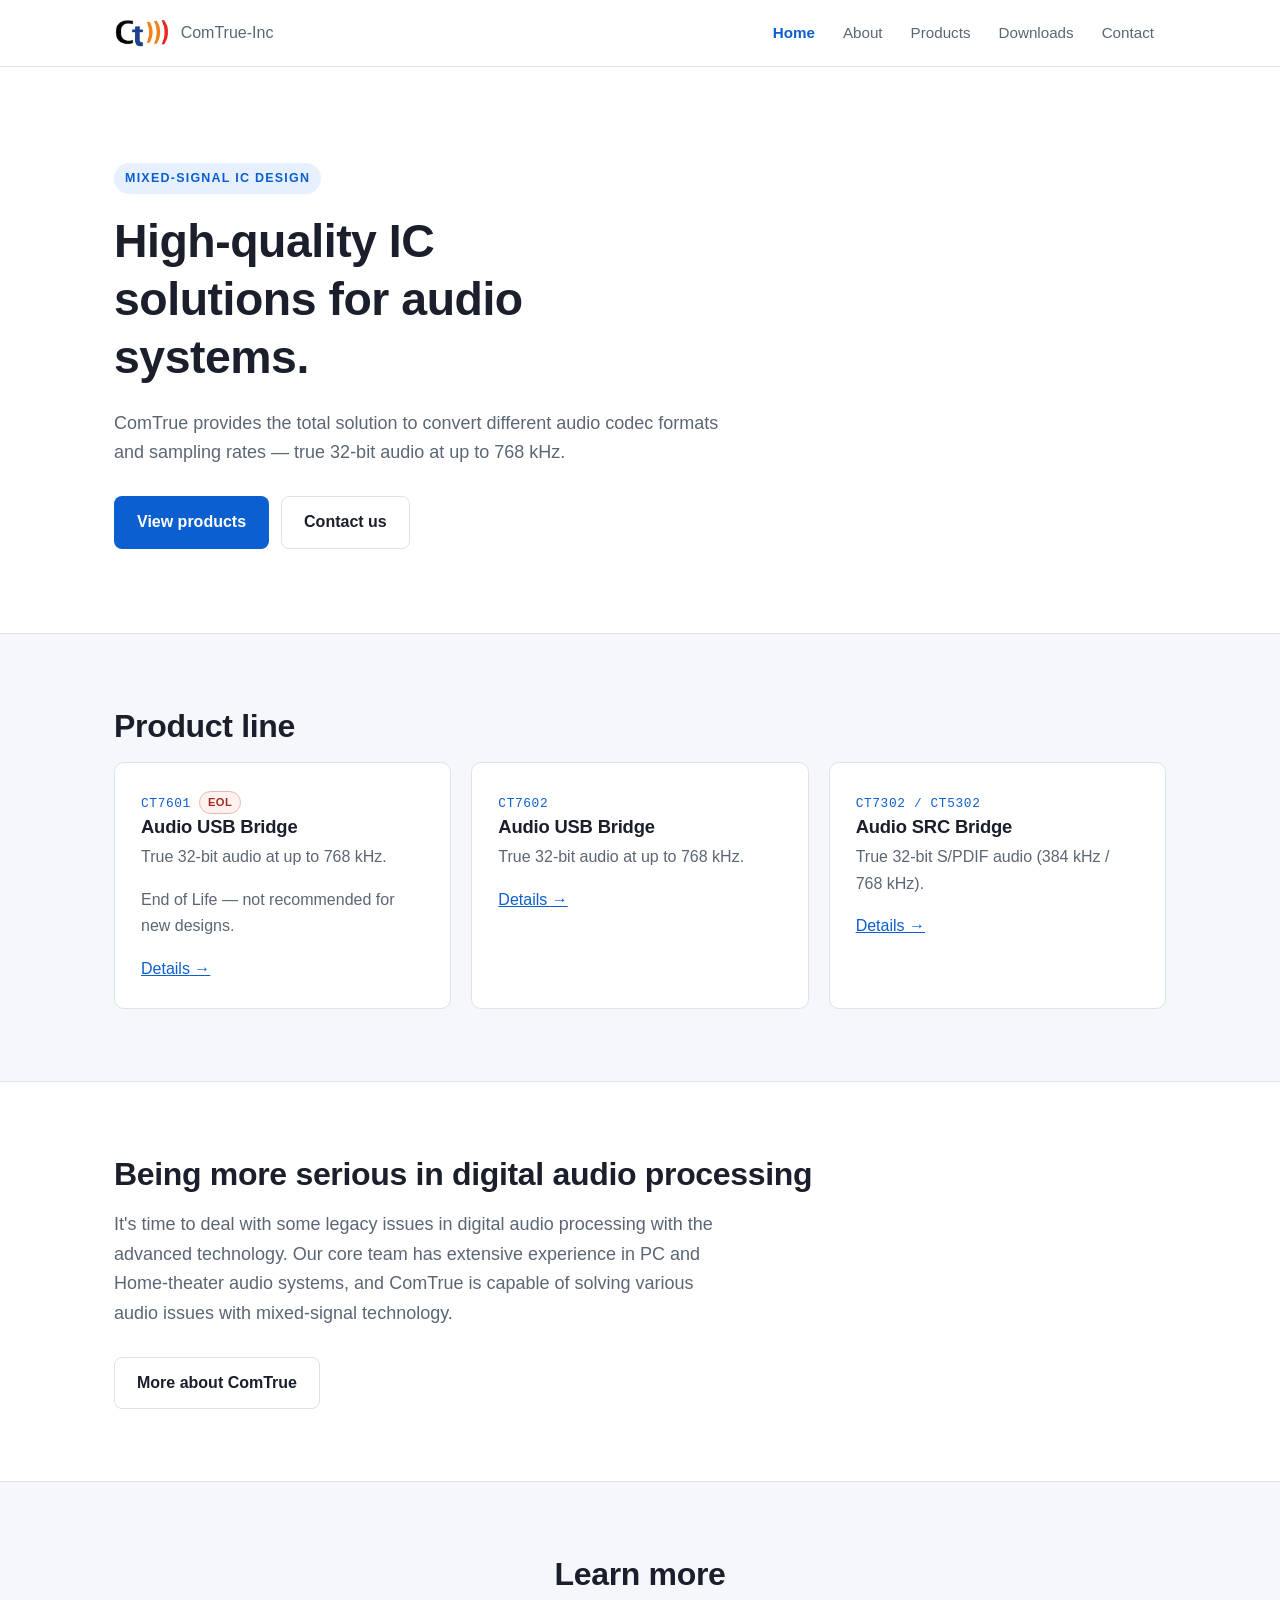
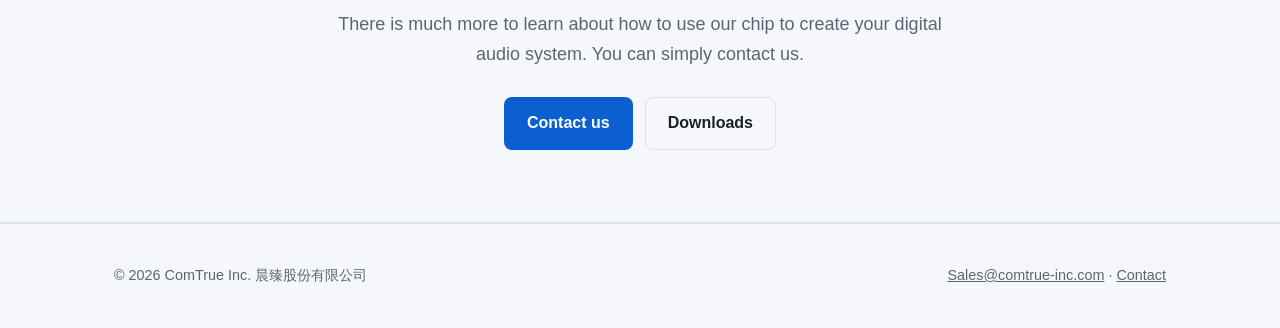
<file: index.html>
<!DOCTYPE html>
<html lang="en">
<head>
<meta charset="utf-8">
<meta name="viewport" content="width=device-width, initial-scale=1">
<title>ComTrue Inc. — Mixed-Signal IC Solutions for Audio Systems</title>
<meta name="description" content="ComTrue Inc. is a mixed-signal IC design company in Zhubei City, Taiwan, providing Audio USB Bridge and Audio SRC Bridge solutions with true 32-bit, 768 kHz support.">
<link rel="icon" href="assets/logo.png">
<link rel="stylesheet" href="assets/style.css">
</head>
<body>

<header class="site-header">
  <div class="wrap">
    <a class="brand" href="index.html"><img src="assets/logo.png" alt="ComTrue Inc."><span>ComTrue-Inc</span></a>
    <nav class="nav">
      <a href="index.html" aria-current="page">Home</a>
      <a href="about.html">About</a>
      <a href="products.html">Products</a>
      <a href="downloads.html">Downloads</a>
      <a href="contact.html">Contact</a>
    </nav>
  </div>
</header>

<main>

  <section class="hero">
    <div class="wrap">
      <span class="eyebrow">Mixed-Signal IC Design</span>
      <h1>High-quality IC solutions for audio systems.</h1>
      <p class="lead">
        ComTrue provides the total solution to convert different audio codec
        formats and sampling rates — true 32-bit audio at up to 768 kHz.
      </p>
      <div class="btn-row">
        <a class="btn" href="products.html">View products</a>
        <a class="btn ghost" href="contact.html">Contact us</a>
      </div>
    </div>
  </section>

  <section class="alt">
    <div class="wrap">
      <h2>Product line</h2>
      <div class="grid">

        <div class="card">
          <span class="part">CT7601</span><span class="status-badge">EOL</span>
          <h3>Audio USB Bridge</h3>
          <p class="muted">True 32-bit audio at up to 768 kHz.</p>
          <p class="muted">End of Life — not recommended for new designs.</p>
          <p><a href="products.html#ct7601">Details →</a></p>
        </div>

        <div class="card">
          <span class="part">CT7602</span>
          <h3>Audio USB Bridge</h3>
          <p class="muted">True 32-bit audio at up to 768 kHz.</p>
          <p><a href="products.html#ct7602">Details →</a></p>
        </div>

        <div class="card">
          <span class="part">CT7302 / CT5302</span>
          <h3>Audio SRC Bridge</h3>
          <p class="muted">True 32-bit S/PDIF audio (384 kHz / 768 kHz).</p>
          <p><a href="products.html#ct7302">Details →</a></p>
        </div>

      </div>
    </div>
  </section>

  <section>
    <div class="wrap">
      <h2>Being more serious in digital audio processing</h2>
      <p class="lead">
        It's time to deal with some legacy issues in digital audio processing
        with the advanced technology. Our core team has extensive experience in
        PC and Home-theater audio systems, and ComTrue is capable of solving
        various audio issues with mixed-signal technology.
      </p>
      <div class="btn-row">
        <a class="btn ghost" href="about.html">More about ComTrue</a>
      </div>
    </div>
  </section>

  <section class="alt">
    <div class="wrap" style="text-align:center">
      <h2>Learn more</h2>
      <p class="lead" style="margin-inline:auto">
        There is much more to learn about how to use our chip to create your
        digital audio system. You can simply contact us.
      </p>
      <div class="btn-row" style="justify-content:center">
        <a class="btn" href="contact.html">Contact us</a>
        <a class="btn ghost" href="downloads.html">Downloads</a>
      </div>
    </div>
  </section>

</main>

<footer class="site-footer">
  <div class="wrap">
    <div>&copy; <span id="yr">2026</span> ComTrue Inc. 晨臻股份有限公司</div>
    <div>
      <a href="mailto:Sales@comtrue-inc.com">Sales@comtrue-inc.com</a> &middot;
      <a href="contact.html">Contact</a>
    </div>
  </div>
</footer>

<script>document.getElementById('yr').textContent = new Date().getFullYear();</script>
</body>
</html>
</file>
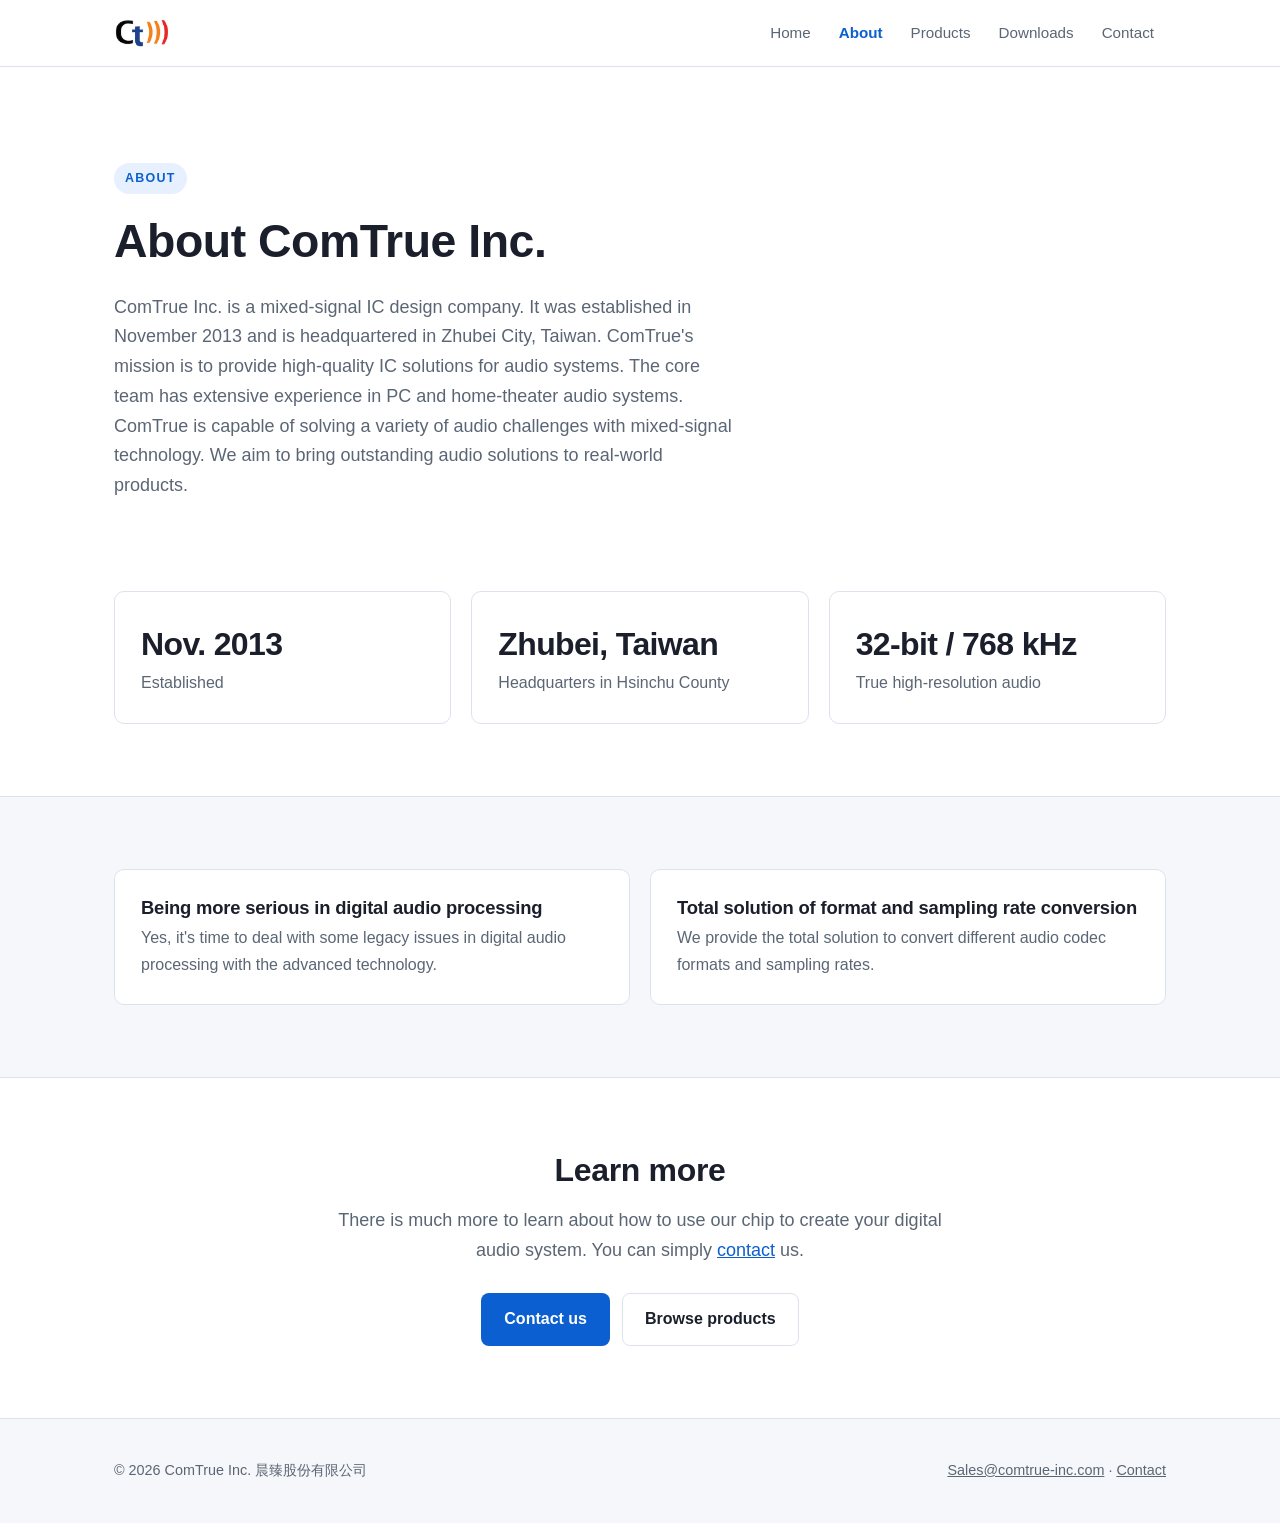
<file: about.html>
<!DOCTYPE html>
<html lang="en">
<head>
<meta charset="utf-8">
<meta name="viewport" content="width=device-width, initial-scale=1">
<title>About — ComTrue Inc.</title>
<meta name="description" content="ComTrue Inc. is a mixed-signal IC design company established in Nov. 2013, headquartered in Zhubei City, Hsinchu County, Taiwan.">
<link rel="icon" href="assets/logo.png">
<link rel="stylesheet" href="assets/style.css">
</head>
<body>

<header class="site-header">
  <div class="wrap">
    <a class="brand" href="index.html"><img src="assets/logo.png" alt="ComTrue Inc."></a>
    <nav class="nav">
      <a href="index.html">Home</a>
      <a href="about.html" aria-current="page">About</a>
      <a href="products.html">Products</a>
      <a href="downloads.html">Downloads</a>
      <a href="contact.html">Contact</a>
    </nav>
  </div>
</header>

<main>

  <section class="hero" style="padding-bottom:48px">
    <div class="wrap">
      <span class="eyebrow">About</span>
      <h1>About ComTrue Inc.</h1>
      <p class="lead">
        ComTrue Inc. is a mixed-signal IC design company. It was established in
        November 2013 and is headquartered in Zhubei City, Taiwan. ComTrue's
        mission is to provide high-quality IC solutions for audio systems. The
        core team has extensive experience in PC and home-theater audio systems.
        ComTrue is capable of solving a variety of audio challenges with
        mixed-signal technology. We aim to bring outstanding audio solutions to
        real-world products.
      </p>
    </div>
  </section>

  <section style="padding-top:24px">
    <div class="wrap">
      <div class="grid">
        <div class="card">
          <div class="stat">Nov. 2013</div>
          <p class="muted">Established</p>
        </div>
        <div class="card">
          <div class="stat">Zhubei, Taiwan</div>
          <p class="muted">Headquarters in Hsinchu County</p>
        </div>
        <div class="card">
          <div class="stat">32-bit / 768 kHz</div>
          <p class="muted">True high-resolution audio</p>
        </div>
      </div>
    </div>
  </section>

  <section class="alt">
    <div class="wrap">
      <div class="grid" style="grid-template-columns:repeat(auto-fit,minmax(300px,1fr))">
        <div class="card">
          <h3>Being more serious in digital audio processing</h3>
          <p class="muted">
            Yes, it's time to deal with some legacy issues in digital audio
            processing with the advanced technology.
          </p>
        </div>
        <div class="card">
          <h3>Total solution of format and sampling rate conversion</h3>
          <p class="muted">
            We provide the total solution to convert different audio codec
            formats and sampling rates.
          </p>
        </div>
      </div>
    </div>
  </section>

  <section>
    <div class="wrap" style="text-align:center">
      <h2>Learn more</h2>
      <p class="lead" style="margin-inline:auto">
        There is much more to learn about how to use our chip to create your
        digital audio system. You can simply
        <a href="contact.html">contact</a> us.
      </p>
      <div class="btn-row" style="justify-content:center">
        <a class="btn" href="contact.html">Contact us</a>
        <a class="btn ghost" href="products.html">Browse products</a>
      </div>
    </div>
  </section>

</main>

<footer class="site-footer">
  <div class="wrap">
    <div>&copy; <span id="yr">2026</span> ComTrue Inc. 晨臻股份有限公司</div>
    <div>
      <a href="mailto:Sales@comtrue-inc.com">Sales@comtrue-inc.com</a> &middot;
      <a href="contact.html">Contact</a>
    </div>
  </div>
</footer>

<script>document.getElementById('yr').textContent = new Date().getFullYear();</script>
</body>
</html>
</file>
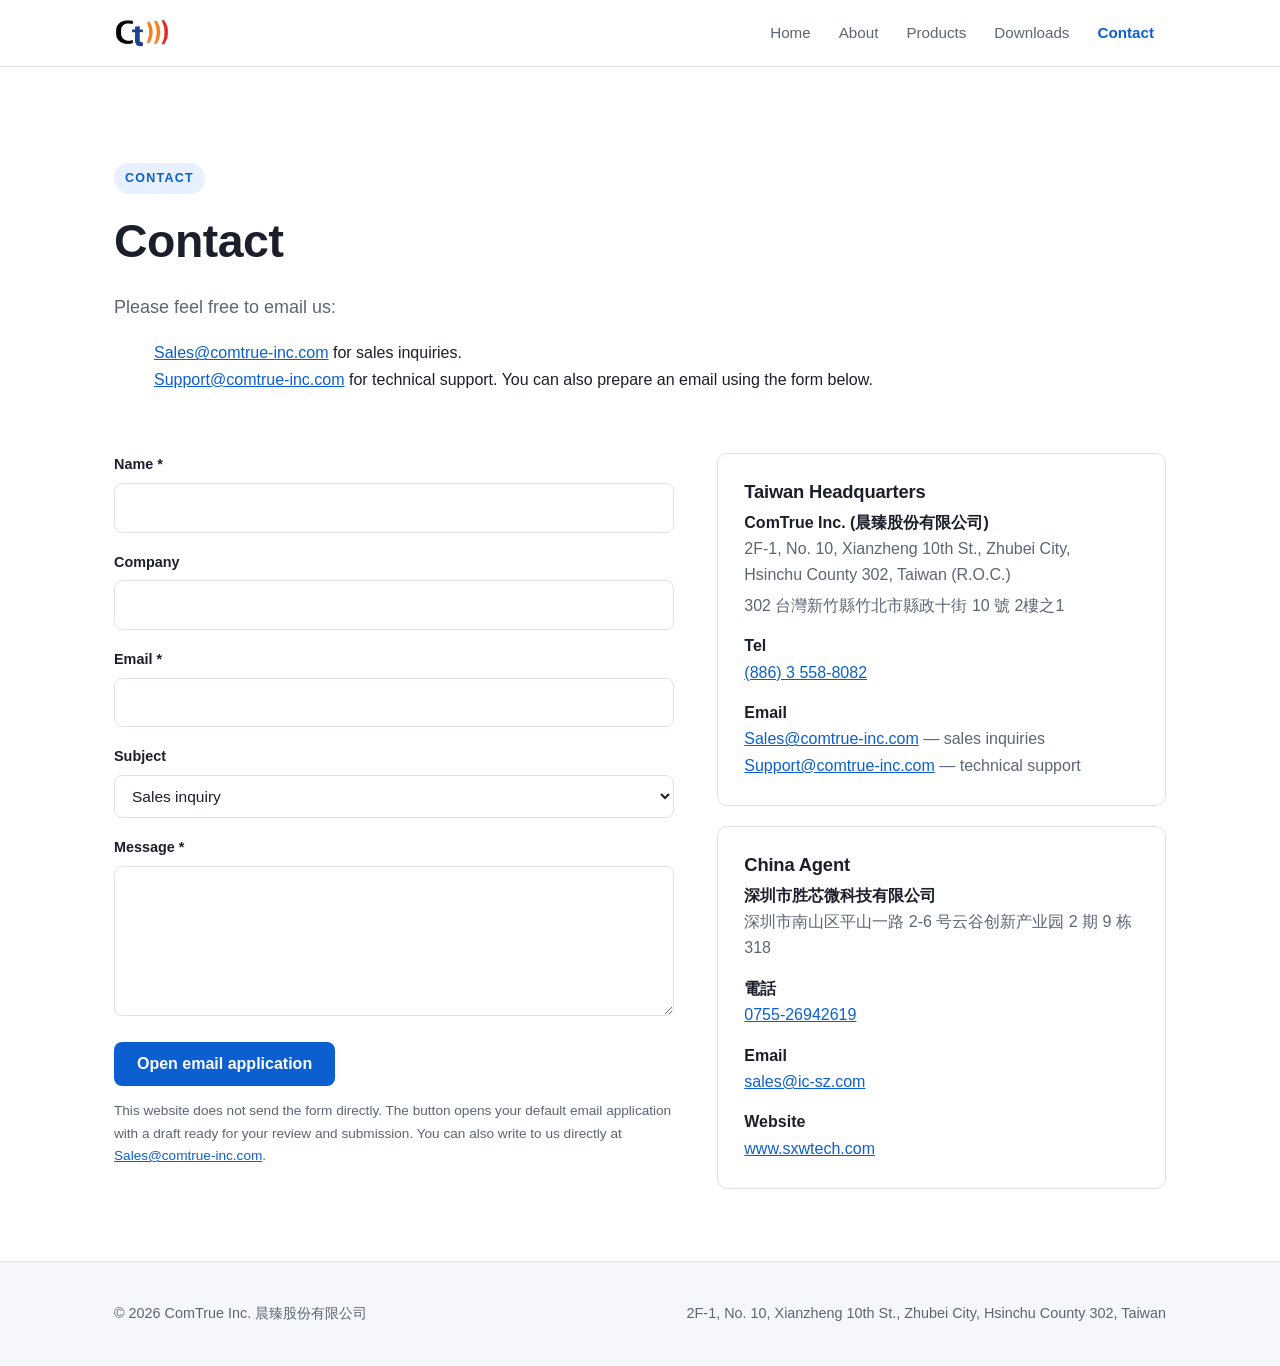
<file: contact.html>
<!DOCTYPE html>
<html lang="en">
<head>
<meta charset="utf-8">
<meta name="viewport" content="width=device-width, initial-scale=1">
<title>Contact — ComTrue Inc.</title>
<meta name="description" content="Contact ComTrue Inc. (晨臻股份有限公司), Zhubei City, Hsinchu County, Taiwan — sales and technical support.">
<link rel="icon" href="assets/logo.png">
<link rel="stylesheet" href="assets/style.css">
</head>
<body>

<header class="site-header">
  <div class="wrap">
    <a class="brand" href="index.html"><img src="assets/logo.png" alt="ComTrue Inc."></a>
    <nav class="nav">
      <a href="index.html">Home</a>
      <a href="about.html">About</a>
      <a href="products.html">Products</a>
      <a href="downloads.html">Downloads</a>
      <a href="contact.html" aria-current="page">Contact</a>
    </nav>
  </div>
</header>

<main>

  <section class="hero" style="padding-bottom:36px">
    <div class="wrap">
      <span class="eyebrow">Contact</span>
      <h1>Contact</h1>
      <p class="lead">
        Please feel free to email us:<br>
        <dd>
        <a href="mailto:Sales@comtrue-inc.com">Sales@comtrue-inc.com</a>
        for sales inquiries.<br> 
        <a href="mailto:Support@comtrue-inc.com">Support@comtrue-inc.com</a>
        for technical support. You can also prepare an email using the form below.
        </dd>
      </p>
    </div>
  </section>

  <section style="padding-top:8px">
    <div class="wrap">
      <div class="grid" style="grid-template-columns:minmax(300px,1.3fr) minmax(260px,1fr); align-items:start">

        <div>
          <form class="form" id="contact-form" method="POST">
            <div class="field">
              <label for="name">Name *</label>
              <input id="name" name="name" type="text" required maxlength="100" autocomplete="name">
            </div>

            <div class="field">
              <label for="company">Company</label>
              <input id="company" name="company" type="text" maxlength="120" autocomplete="organization">
            </div>

            <div class="field">
              <label for="email">Email *</label>
              <input id="email" name="email" type="email" required maxlength="150" autocomplete="email">
            </div>

            <div class="field">
              <label for="topic">Subject</label>
              <select id="topic" name="topic">
                <option>Sales inquiry</option>
                <option>Technical support</option>
                <option>Datasheet / documentation request</option>
                <option>Other</option>
              </select>
            </div>

            <div class="field">
              <label for="message">Message *</label>
              <textarea id="message" name="message" required maxlength="4000"></textarea>
            </div>

            <!-- honeypot: 機器人會填，真人看不到 -->
            <input class="hp" type="text" name="website" tabindex="-1" autocomplete="off" aria-hidden="true">

            <button class="btn" type="submit" id="submit-btn">Open email application</button>

            <div id="form-status" role="status" aria-live="polite"></div>

            <p class="form-note">
              This website does not send the form directly. The button opens
              your default email application with a draft ready for your review
              and submission. You can also write to us directly at
              <a href="mailto:Sales@comtrue-inc.com">Sales@comtrue-inc.com</a>.
            </p>
          </form>
        </div>

        <aside>
          <div class="card" style="margin-bottom:20px">
            <h3>Taiwan Headquarters</h3>
            <dl class="dl">
              <dt>ComTrue Inc. (晨臻股份有限公司)</dt>
              <dd>
                2F-1, No. 10, Xianzheng 10th St., Zhubei City,<br>
                Hsinchu County 302, Taiwan (R.O.C.)
              </dd>
              <dd style="margin-top:4px">302 台灣新竹縣竹北市縣政十街 10 號 2樓之1</dd>

              <dt>Tel</dt>
              <dd><a href="tel:+88635588082">(886) 3 558-8082</a></dd>

              <dt>Email</dt>
              <dd>
                <a href="mailto:Sales@comtrue-inc.com">Sales@comtrue-inc.com</a> — sales inquiries<br>
                <a href="mailto:Support@comtrue-inc.com">Support@comtrue-inc.com</a> — technical support
              </dd>
            </dl>
          </div>

          <div class="card">
            <h3>China Agent</h3>
            <dl class="dl">
              <dt>深圳市胜芯微科技有限公司</dt>
              <dd>深圳市南山区平山一路 2-6 号云谷创新产业园 2 期 9 栋 318</dd>

              <dt>電話</dt>
              <dd><a href="tel:+8675526942619">0755-26942619</a></dd>

              <dt>Email</dt>
              <dd><a href="mailto:sales@ic-sz.com">sales@ic-sz.com</a></dd>

              <dt>Website</dt>
              <dd><a href="https://www.sxwtech.com" target="_blank" rel="noopener">www.sxwtech.com</a></dd>
            </dl>
          </div>
        </aside>

      </div>
    </div>
  </section>

</main>

<footer class="site-footer">
  <div class="wrap">
    <div>&copy; <span id="yr">2026</span> ComTrue Inc. 晨臻股份有限公司</div>
    <div>
      2F-1, No. 10, Xianzheng 10th St., Zhubei City, Hsinchu County 302, Taiwan
    </div>
  </div>
</footer>

<script>
document.getElementById('yr').textContent = new Date().getFullYear();

/* ─────────────────────────────────────────────────────────────
   表單送出方式 — 改這一行就好

   ''                       ← 目前：開使用者的郵件軟體（GitHub Pages 用這個，
                              因為 GitHub Pages 不能跑後端）
   'https://formspree.io/f/xxxxxxx'  ← 接 Formspree（免費 50 封/月）
   '/api/contact'           ← 搬到 Cloudflare Pages 後改這個，
                              會走 functions/api/contact.js 直接寄信
   ───────────────────────────────────────────────────────────── */
const FORM_ENDPOINT = '';

const MAIL_TO = 'Sales@comtrue-inc.com';

const form   = document.getElementById('contact-form');
const status = document.getElementById('form-status');
const btn    = document.getElementById('submit-btn');

const say = (msg, kind) => {
  status.textContent = msg;
  status.className = 'show ' + kind;
};

form.addEventListener('submit', async (e) => {
  e.preventDefault();

  const data = Object.fromEntries(new FormData(form));
  if (data.website) return;            // honeypot：機器人填了就靜靜忽略

  // 沒有後端 → 用 mailto 把內容帶進使用者的郵件軟體
  if (!FORM_ENDPOINT) {
    const body = [
      `Name: ${data.name}`,
      `Company: ${data.company || '-'}`,
      `Email: ${data.email}`,
      '',
      data.message
    ].join('\n');

    window.location.href =
      `mailto:${MAIL_TO}?subject=${encodeURIComponent('[Website] ' + data.topic + ' — ' + data.name)}` +
      `&body=${encodeURIComponent(body)}`;

    say(`Your email programme should now open with the message ready to send. ` +
        `If nothing happened, please email us directly at ${MAIL_TO}.`, 'ok');
    return;
  }

  btn.disabled = true;
  btn.textContent = 'Sending…';
  status.className = '';

  try {
    const res = await fetch(FORM_ENDPOINT, {
      method: 'POST',
      headers: { 'Content-Type': 'application/json', 'Accept': 'application/json' },
      body: JSON.stringify(data)
    });

    if (!res.ok) throw new Error(await res.text());

    form.reset();
    say('Thank you — your message has been sent. We will reply shortly.', 'ok');
  } catch (err) {
    say(`Sorry, the message could not be sent. Please email us directly at ${MAIL_TO}.`, 'err');
  } finally {
    btn.disabled = false;
    btn.textContent = FORM_ENDPOINT ? 'Send message' : 'Open email application';
  }
});
</script>
</body>
</html>
</file>
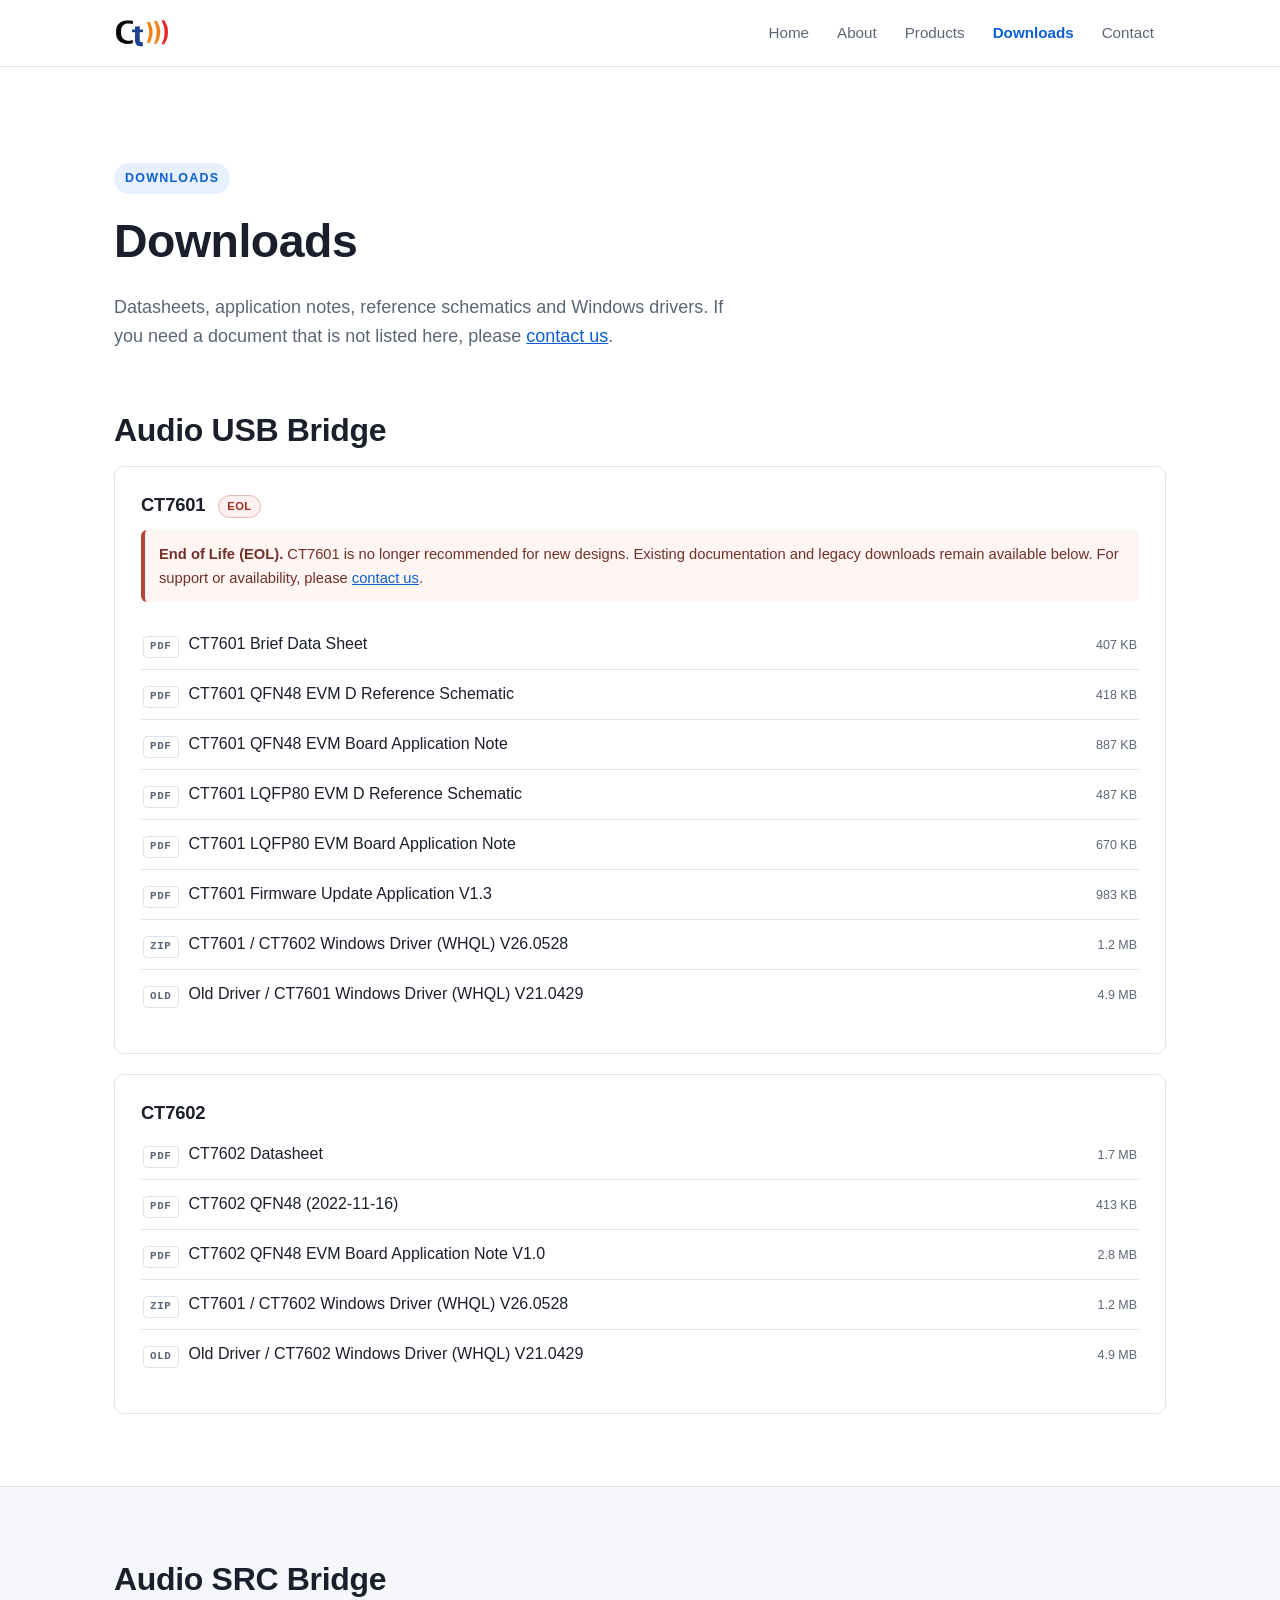
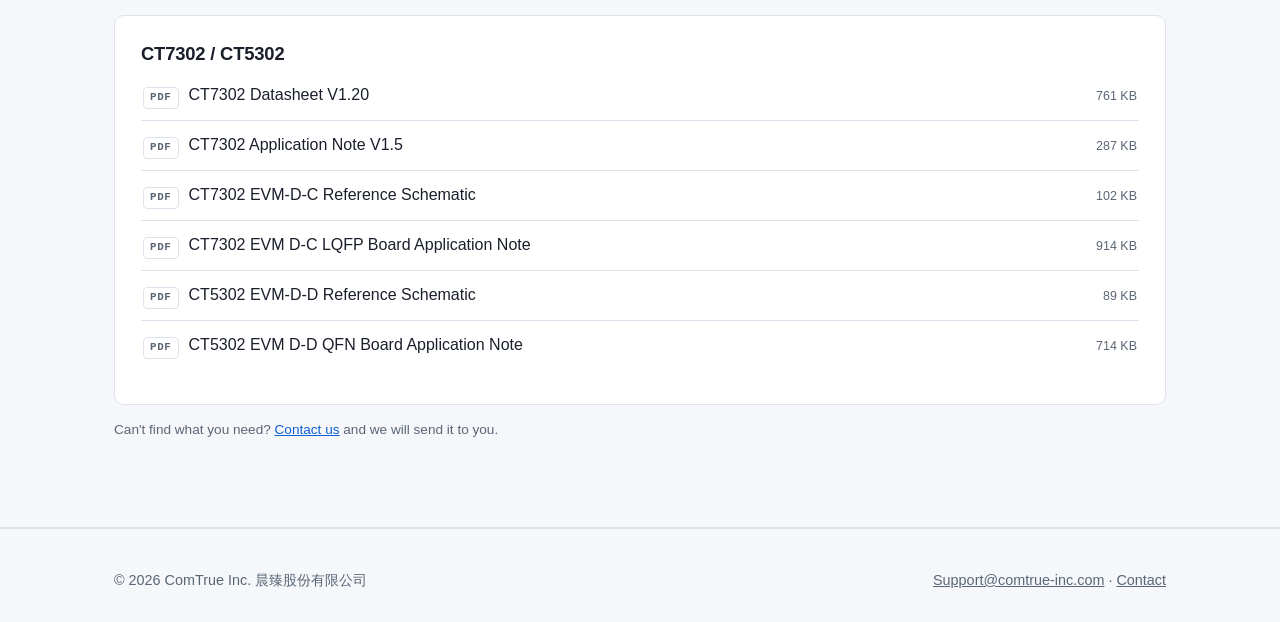
<file: downloads.html>
<!DOCTYPE html>
<html lang="en">
<head>
<meta charset="utf-8">
<meta name="viewport" content="width=device-width, initial-scale=1">
<title>Downloads — ComTrue Inc.</title>
<meta name="description" content="Datasheets, application notes, reference schematics and drivers for ComTrue audio ICs, including legacy CT7601 EOL resources.">
<link rel="icon" href="assets/logo.png">
<link rel="stylesheet" href="assets/style.css">
</head>
<body>

<header class="site-header">
  <div class="wrap">
    <a class="brand" href="index.html"><img src="assets/logo.png" alt="ComTrue Inc."></a>
    <nav class="nav">
      <a href="index.html">Home</a>
      <a href="about.html">About</a>
      <a href="products.html">Products</a>
      <a href="downloads.html" aria-current="page">Downloads</a>
      <a href="contact.html">Contact</a>
    </nav>
  </div>
</header>

<main>

  <section class="hero" style="padding-bottom:32px">
    <div class="wrap">
      <span class="eyebrow">Downloads</span>
      <h1>Downloads</h1>
      <p class="lead">
        Datasheets, application notes, reference schematics and Windows
        drivers. If you need a document that is not listed here, please
        <a href="contact.html">contact us</a>.
      </p>
    </div>
  </section>

  <!-- 檔案放在 files/<型號>/ 底下。
       新增檔案 = 複製一行 <li>，改 href、名稱與大小。
       檔名有空白時，href 裡的空白要寫成 %20（顯示文字不用）。 -->

  <section style="padding-top:8px">
    <div class="wrap">
      <h2>Audio USB Bridge</h2>

      <div class="card" id="ct7601" style="margin-bottom:20px">
        <h3>CT7601 <span class="status-badge">EOL</span></h3>
        <p class="eol-notice"><strong>End of Life (EOL).</strong> CT7601 is no longer recommended for new designs. Existing documentation and legacy downloads remain available below. For support or availability, please <a href="contact.html">contact us</a>.</p>
        <ul class="filelist">
          <li><a href="files/ct7601/CT7601%20Brief%20Data%20Sheet.pdf"><span class="tag">PDF</span><span class="name">CT7601 Brief Data Sheet</span><span class="size">407 KB</span></a></li>
          <li><a href="files/ct7601/CT7601%20QFN48%20EVM%20D%20Reference%20Schematic.pdf"><span class="tag">PDF</span><span class="name">CT7601 QFN48 EVM D Reference Schematic</span><span class="size">418 KB</span></a></li>
          <li><a href="files/ct7601/CT7601%20EVM_QFN48%20board%20APN.pdf"><span class="tag">PDF</span><span class="name">CT7601 QFN48 EVM Board Application Note</span><span class="size">887 KB</span></a></li>
          <li><a href="files/ct7601/CT7601%20LQFP80%20EVM%20D%20Reference%20Schematic.pdf"><span class="tag">PDF</span><span class="name">CT7601 LQFP80 EVM D Reference Schematic</span><span class="size">487 KB</span></a></li>
          <li><a href="files/ct7601/CT7601%20EVM_LQFP80%20board%20APN.pdf"><span class="tag">PDF</span><span class="name">CT7601 LQFP80 EVM Board Application Note</span><span class="size">670 KB</span></a></li>
          <li><a href="files/ct7601/CT7601%20Firmware%20Update%20Application%20v1.3.pdf"><span class="tag">PDF</span><span class="name">CT7601 Firmware Update Application V1.3</span><span class="size">983 KB</span></a></li>
          <li><a href="files/ct7601/CT760x_setup_WHQL_Win10-Win11.zip"><span class="tag">ZIP</span><span class="name">CT7601 / CT7602 Windows Driver (WHQL) V26.0528</span><span class="size">1.2 MB</span></a></li>
          <li><a href="files/ct7601/Old%20Driver/ct7601_setup_whql.zip"><span class="tag">OLD</span><span class="name">Old Driver / CT7601 Windows Driver (WHQL) V21.0429</span><span class="size">4.9 MB</span></a></li>
        </ul>
      </div>

      <div class="card" id="ct7602">
        <h3>CT7602</h3>
        <ul class="filelist">
          <li><a href="files/ct7602/CT7602_Brief DataSheet.pdf"><span class="tag">PDF</span><span class="name">CT7602 Datasheet</span><span class="size">1.7 MB</span></a></li>
          <li><a href="files/ct7602/CT7602_20221116_QFN48.pdf"><span class="tag">PDF</span><span class="name">CT7602 QFN48 (2022-11-16)</span><span class="size">413 KB</span></a></li>
          <li><a href="files/ct7602/CT7602%20EVM_QFN48%20board%20APN_V1.0.pdf"><span class="tag">PDF</span><span class="name">CT7602 QFN48 EVM Board Application Note V1.0</span><span class="size">2.8 MB</span></a></li>
          <li><a href="files/ct7602/CT760x_setup_WHQL_Win10-Win11.zip"><span class="tag">ZIP</span><span class="name">CT7601 / CT7602 Windows Driver (WHQL) V26.0528</span><span class="size">1.2 MB</span></a></li>
          <li><a href="files/ct7602/Old%20Driver/ct7602_setup_whql.zip"><span class="tag">OLD</span><span class="name">Old Driver / CT7602 Windows Driver (WHQL) V21.0429</span><span class="size">4.9 MB</span></a></li>
        </ul>
      </div>

    </div>
  </section>

  <section class="alt">
    <div class="wrap">
      <h2>Audio SRC Bridge</h2>

      <div class="card" id="ct7302">
        <h3>CT7302 / CT5302</h3>
        <ul class="filelist">
          <li><a href="files/ct7302/CT7302_DataSheet_V1.20.pdf"><span class="tag">PDF</span><span class="name">CT7302 Datasheet V1.20</span><span class="size">761 KB</span></a></li>
          <li><a href="files/ct7302/CT7302%20Application%20Note_V1.5.pdf"><span class="tag">PDF</span><span class="name">CT7302 Application Note V1.5</span><span class="size">287 KB</span></a></li>
          <li><a href="files/ct7302/CT7302%20EVM-D-C%20EVM%20Reference%20Schematic.pdf"><span class="tag">PDF</span><span class="name">CT7302 EVM-D-C Reference Schematic</span><span class="size">102 KB</span></a></li>
          <li><a href="files/ct7302/CT7302%20EVM_DC_LQFP%20board%20APN.pdf"><span class="tag">PDF</span><span class="name">CT7302 EVM D-C LQFP Board Application Note</span><span class="size">914 KB</span></a></li>
          <li><a href="files/ct7302/CT5302%20EVM-D-D%20EVM%20Reference%20Schematic.pdf"><span class="tag">PDF</span><span class="name">CT5302 EVM-D-D Reference Schematic</span><span class="size">89 KB</span></a></li>
          <li><a href="files/ct7302/CT5302%20EVM_DD_QFN%20board%20APN.pdf"><span class="tag">PDF</span><span class="name">CT5302 EVM D-D QFN Board Application Note</span><span class="size">714 KB</span></a></li>
        </ul>
      </div>

      <p class="form-note">
        Can't find what you need? <a href="contact.html">Contact us</a> and we
        will send it to you.
      </p>
    </div>
  </section>

</main>

<footer class="site-footer">
  <div class="wrap">
    <div>&copy; <span id="yr">2026</span> ComTrue Inc. 晨臻股份有限公司</div>
    <div>
      <a href="mailto:Support@comtrue-inc.com">Support@comtrue-inc.com</a> &middot;
      <a href="contact.html">Contact</a>
    </div>
  </div>
</footer>

<script>document.getElementById('yr').textContent = new Date().getFullYear();</script>
</body>
</html>
</file>
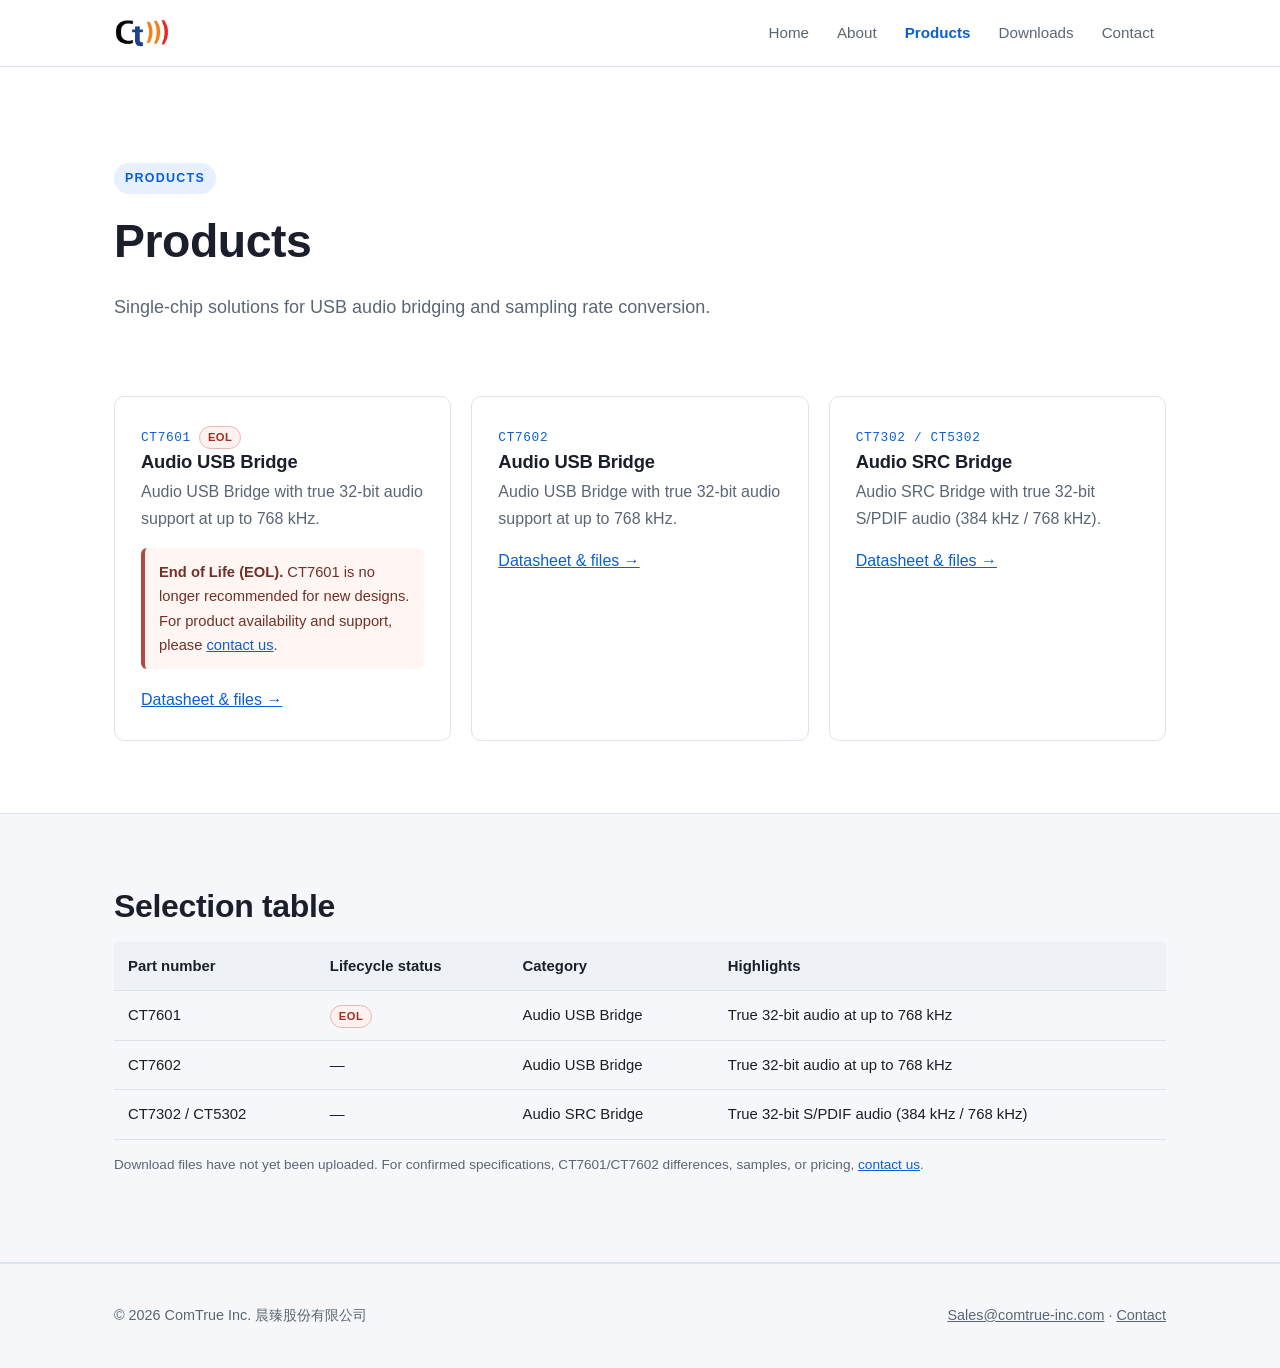
<file: products.html>
<!DOCTYPE html>
<html lang="en">
<head>
<meta charset="utf-8">
<meta name="viewport" content="width=device-width, initial-scale=1">
<title>Products — ComTrue Inc.</title>
<meta name="description" content="ComTrue Audio USB Bridge (CT7601 EOL, CT7602) and Audio SRC Bridge (CT7302 / CT5302) ICs.">
<link rel="icon" href="assets/logo.png">
<link rel="stylesheet" href="assets/style.css">
</head>
<body>

<header class="site-header">
  <div class="wrap">
    <a class="brand" href="index.html"><img src="assets/logo.png" alt="ComTrue Inc."></a>
    <nav class="nav">
      <a href="index.html">Home</a>
      <a href="about.html">About</a>
      <a href="products.html" aria-current="page">Products</a>
      <a href="downloads.html">Downloads</a>
      <a href="contact.html">Contact</a>
    </nav>
  </div>
</header>

<main>

  <section class="hero" style="padding-bottom:40px">
    <div class="wrap">
      <span class="eyebrow">Products</span>
      <h1>Products</h1>
      <p class="lead">
        Single-chip solutions for USB audio bridging and sampling rate
        conversion.
      </p>
    </div>
  </section>

  <section style="padding-top:16px">
    <div class="wrap">
      <div class="grid">

        <div class="card" id="ct7601">
          <span class="part">CT7601</span><span class="status-badge">EOL</span>
          <h3>Audio USB Bridge</h3>
          <p class="muted">Audio USB Bridge with true 32-bit audio support at up to 768 kHz.</p>
          <p class="eol-notice"><strong>End of Life (EOL).</strong> CT7601 is no longer recommended for new designs. For product availability and support, please <a href="contact.html">contact us</a>.</p>
          <p><a href="downloads.html#ct7601">Datasheet &amp; files →</a></p>
        </div>

        <div class="card" id="ct7602">
          <span class="part">CT7602</span>
          <h3>Audio USB Bridge</h3>
          <p class="muted">Audio USB Bridge with true 32-bit audio support at up to 768 kHz.</p>
          <p><a href="downloads.html#ct7602">Datasheet &amp; files →</a></p>
        </div>

        <div class="card" id="ct7302">
          <span class="part">CT7302 / CT5302</span>
          <h3>Audio SRC Bridge</h3>
          <p class="muted">Audio SRC Bridge with true 32-bit S/PDIF audio (384 kHz / 768 kHz).</p>
          <p><a href="downloads.html#ct7302">Datasheet &amp; files →</a></p>
        </div>

      </div>
    </div>
  </section>

  <section class="alt">
    <div class="wrap">
      <h2>Selection table</h2>
      <div class="table-scroll">
        <table>
          <thead>
            <tr>
              <th>Part number</th>
              <th>Lifecycle status</th>
              <th>Category</th>
              <th>Highlights</th>
            </tr>
          </thead>
          <tbody>
            <tr>
              <td>CT7601</td>
              <td><span class="status-badge" style="margin-left:0">EOL</span></td>
              <td>Audio USB Bridge</td>
              <td>True 32-bit audio at up to 768 kHz</td>
            </tr>
            <tr>
              <td>CT7602</td>
              <td>—</td>
              <td>Audio USB Bridge</td>
              <td>True 32-bit audio at up to 768 kHz</td>
            </tr>
            <tr>
              <td>CT7302 / CT5302</td>
              <td>—</td>
              <td>Audio SRC Bridge</td>
              <td>True 32-bit S/PDIF audio (384 kHz / 768 kHz)</td>
            </tr>
          </tbody>
        </table>
      </div>
      <p class="form-note">
        <!-- TODO: 若要加封裝、電壓、通道數等欄位，在上表加 <th> 與對應 <td> 即可 -->
        Download files have not yet been uploaded. For confirmed specifications,
        CT7601/CT7602 differences, samples, or pricing,
        <a href="contact.html">contact us</a>.
      </p>
    </div>
  </section>

</main>

<footer class="site-footer">
  <div class="wrap">
    <div>&copy; <span id="yr">2026</span> ComTrue Inc. 晨臻股份有限公司</div>
    <div>
      <a href="mailto:Sales@comtrue-inc.com">Sales@comtrue-inc.com</a> &middot;
      <a href="contact.html">Contact</a>
    </div>
  </div>
</footer>

<script>document.getElementById('yr').textContent = new Date().getFullYear();</script>
</body>
</html>
</file>
<file: assets/style.css>
/* ComTrue Inc. — corporate site
   Plain CSS, no build step. Edit values in :root to re-theme. */

:root {
  /* 固定淺色。加這行，OS 開深色模式時輸入框等原生元件也不會變深 */
  color-scheme: light;

  --bg: #ffffff;
  --bg-alt: #f5f7fa;
  --bg-sunk: #eef1f6;
  --fg: #1a1f2b;
  --fg-muted: #5b6675;
  --line: #dde3ec;
  --accent: #0b5fd0;
  --accent-fg: #ffffff;
  --accent-soft: #e7f0ff;
  --radius: 10px;
  --wrap: 1100px;
  --font: -apple-system, BlinkMacSystemFont, "Segoe UI", "Noto Sans TC",
          "Microsoft JhengHei", Roboto, Helvetica, Arial, sans-serif;
}

* { box-sizing: border-box; }

html { scroll-behavior: smooth; }

body {
  margin: 0;
  font-family: var(--font);
  font-size: 16px;
  line-height: 1.65;
  color: var(--fg);
  background: var(--bg);
  -webkit-font-smoothing: antialiased;
}

.wrap {
  max-width: var(--wrap);
  margin-inline: auto;
  padding-inline: 24px;
}

h1, h2, h3 { line-height: 1.25; letter-spacing: -0.01em; margin: 0 0 .5em; }
h1 { font-size: clamp(2rem, 5vw, 2.9rem); }
h2 { font-size: clamp(1.5rem, 3.5vw, 2rem); }
h3 { font-size: 1.15rem; }
p  { margin: 0 0 1em; }
a  { color: var(--accent); }

.muted { color: var(--fg-muted); }
.lead  { font-size: 1.125rem; color: var(--fg-muted); max-width: 62ch; }

/* ---------- header ---------- */

.site-header {
  position: sticky;
  top: 0;
  z-index: 20;
  background: color-mix(in srgb, var(--bg) 88%, transparent);
  backdrop-filter: blur(10px);
  border-bottom: 1px solid var(--line);
}

.site-header .wrap {
  display: flex;
  align-items: center;
  justify-content: space-between;
  gap: 24px;
  min-height: 66px;
}

.brand {
  font-weight: 700;
  font-size: 1.2rem;
  letter-spacing: -0.02em;
  color: var(--fg);
  text-decoration: none;
  white-space: nowrap;
}
.brand span { color: var(--fg-muted); font-size: 1rem; font-weight: 400; letter-spacing: 0; }
.brand { display: flex; align-items: center; gap: 11px; }
.brand img { height: 30px; width: auto; display: block; }

/* 產品/下載清單 */
.filelist { list-style: none; padding: 0; margin: 0 0 8px; }
.filelist li { border-bottom: 1px solid var(--line); }
.filelist li:last-child { border-bottom: 0; }
.filelist a {
  display: flex;
  align-items: baseline;
  gap: 10px;
  padding: 11px 2px;
  text-decoration: none;
  color: var(--fg);
}
.filelist a:hover { color: var(--accent); }
.filelist a .name { flex: 1 1 auto; }
.filelist a .size {
  font-size: .78rem;
  white-space: nowrap;
  color: var(--fg-muted);
  flex: none;
}
.filelist .tag {
  font-family: ui-monospace, SFMono-Regular, Consolas, monospace;
  font-size: .68rem;
  font-weight: 700;
  letter-spacing: .06em;
  color: var(--fg-muted);
  border: 1px solid var(--line);
  border-radius: 4px;
  padding: 1px 6px;
  flex: none;
}

/* 檔案已列出但尚未開放下載 */
.filelist .pending {
  display: flex;
  align-items: baseline;
  gap: 10px;
  padding: 11px 2px;
  color: var(--fg-muted);
}
.filelist .pending .name { flex: 1 1 auto; }
.filelist .pending .state {
  font-size: .78rem;
  white-space: nowrap;
  color: var(--fg-muted);
  opacity: .85;
  flex: none;
}

.nav { display: flex; gap: 4px; flex-wrap: wrap; }
.nav a {
  color: var(--fg-muted);
  text-decoration: none;
  font-size: .95rem;
  padding: 8px 12px;
  border-radius: 7px;
}
.nav a:hover { color: var(--fg); background: var(--bg-alt); }
.nav a[aria-current="page"] { color: var(--accent); font-weight: 600; }

/* ---------- sections ---------- */

section { padding: 72px 0; }
section.alt { background: var(--bg-alt); border-block: 1px solid var(--line); }

.hero { padding: 96px 0 84px; }
.hero h1 { max-width: 18ch; }
.eyebrow {
  display: inline-block;
  font-size: .78rem;
  font-weight: 700;
  letter-spacing: .1em;
  text-transform: uppercase;
  color: var(--accent);
  background: var(--accent-soft);
  padding: 5px 11px;
  border-radius: 999px;
  margin-bottom: 18px;
}

.btn {
  display: inline-block;
  background: var(--accent);
  color: var(--accent-fg);
  text-decoration: none;
  font-weight: 600;
  padding: 12px 22px;
  border-radius: 8px;
  border: 1px solid transparent;
  cursor: pointer;
  font-size: 1rem;
  font-family: inherit;
}
.btn:hover { filter: brightness(1.08); }
.btn.ghost {
  background: transparent;
  color: var(--fg);
  border-color: var(--line);
}
.btn.ghost:hover { background: var(--bg-alt); filter: none; }
.btn-row { display: flex; gap: 12px; flex-wrap: wrap; margin-top: 28px; }

/* ---------- grid / cards ---------- */

.grid {
  display: grid;
  gap: 20px;
  grid-template-columns: repeat(auto-fit, minmax(260px, 1fr));
}

.card {
  background: var(--bg);
  border: 1px solid var(--line);
  border-radius: var(--radius);
  padding: 26px;
}
section.alt .card { background: var(--bg); }
.card h3 { margin-bottom: .35em; }
.card p:last-child { margin-bottom: 0; }

.card .part {
  font-family: ui-monospace, SFMono-Regular, Consolas, monospace;
  font-size: .8rem;
  color: var(--accent);
  letter-spacing: .05em;
}

.status-badge {
  display: inline-block;
  margin-left: 8px;
  padding: 2px 8px;
  border: 1px solid #e6b8b3;
  border-radius: 999px;
  background: #fff1ef;
  color: #9f2d20;
  font-size: .7rem;
  font-weight: 700;
  line-height: 1.5;
  letter-spacing: .04em;
  vertical-align: middle;
}

.eol-notice {
  margin: 12px 0 18px;
  padding: 12px 14px;
  border-left: 4px solid #b5473a;
  border-radius: 6px;
  background: #fff6f4;
  color: #713028;
  font-size: .92rem;
}

.stat { font-size: 2rem; font-weight: 700; letter-spacing: -0.02em; }

/* ---------- table ---------- */

.table-scroll { overflow-x: auto; }
table {
  width: 100%;
  border-collapse: collapse;
  font-size: .93rem;
  min-width: 560px;
}
th, td {
  text-align: left;
  padding: 12px 14px;
  border-bottom: 1px solid var(--line);
  vertical-align: top;
}
th { font-weight: 600; background: var(--bg-sunk); white-space: nowrap; }

/* ---------- form ---------- */

.form { max-width: 560px; }
.field { margin-bottom: 18px; }
.field label {
  display: block;
  font-size: .9rem;
  font-weight: 600;
  margin-bottom: 6px;
}
.field input,
.field textarea,
.field select {
  width: 100%;
  font: inherit;
  font-size: .97rem;
  color: var(--fg);
  background: var(--bg);
  border: 1px solid var(--line);
  border-radius: 8px;
  padding: 11px 13px;
}
.field input:focus,
.field textarea:focus,
.field select:focus {
  outline: 2px solid var(--accent);
  outline-offset: -1px;
  border-color: var(--accent);
}
.field textarea { min-height: 150px; resize: vertical; }
.hp { position: absolute; left: -9999px; }

.form-note {
  font-size: .85rem;
  color: var(--fg-muted);
  margin-top: 14px;
}

#form-status {
  margin-top: 16px;
  padding: 12px 14px;
  border-radius: 8px;
  font-size: .92rem;
  display: none;
}
#form-status.show { display: block; }
#form-status.ok   { background: var(--accent-soft); color: var(--accent); }
#form-status.err  { background: #fdecec; color: #b42318; }

/* ---------- footer ---------- */

.site-footer {
  border-top: 1px solid var(--line);
  background: var(--bg-alt);
  padding: 40px 0;
  font-size: .9rem;
  color: var(--fg-muted);
}
.site-footer .wrap {
  display: flex;
  justify-content: space-between;
  gap: 20px;
  flex-wrap: wrap;
}
.site-footer a { color: var(--fg-muted); }

.dl { margin: 0; }
.dl dt { font-weight: 600; color: var(--fg); margin-top: 14px; }
.dl dt:first-child { margin-top: 0; }
.dl dd { margin: 0 0 0 0; color: var(--fg-muted); }
</file>
